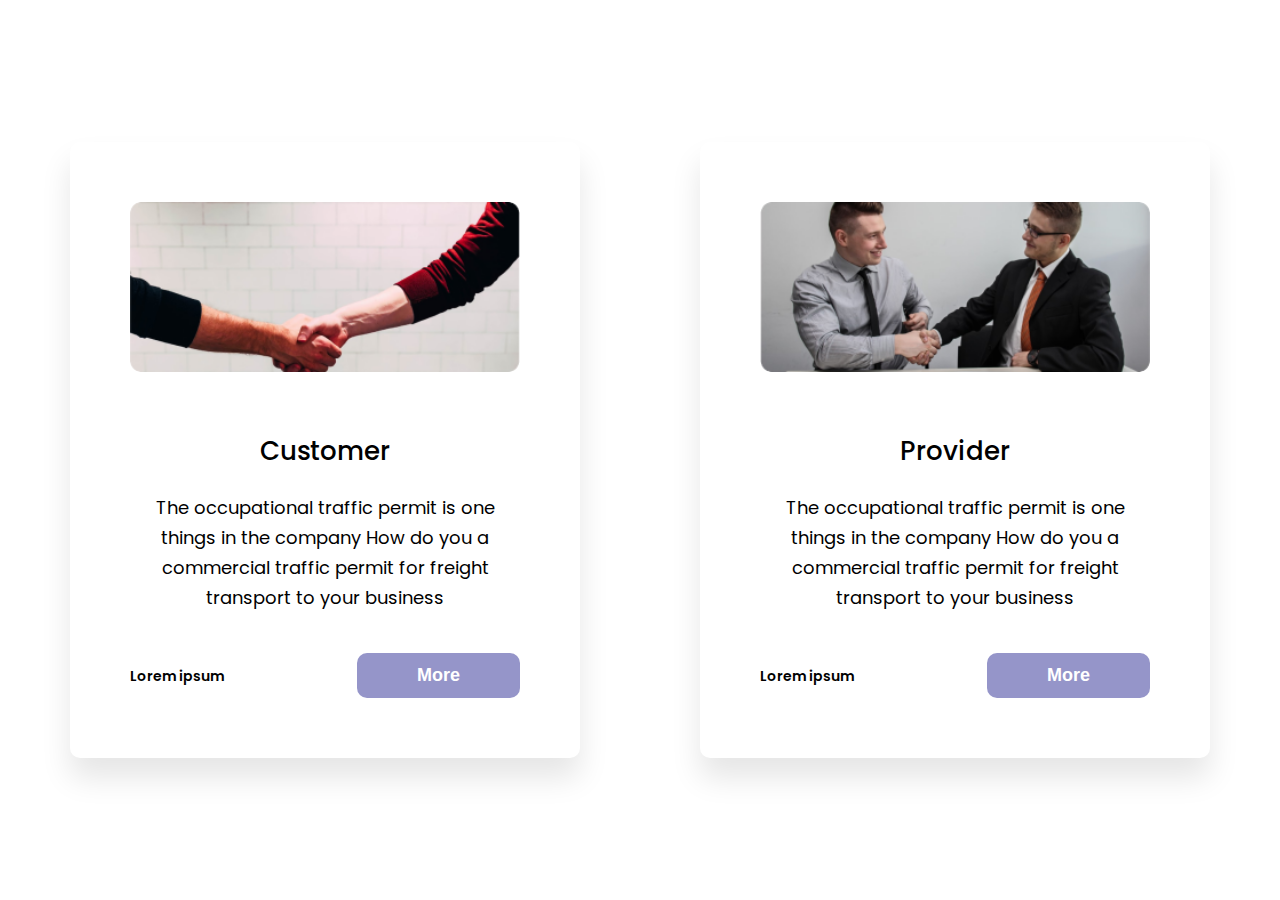
<file: css/flexbox/index.html>
<!DOCTYPE html>
<html lang="en">
<head>
    <meta charset="UTF-8">
    <meta name="viewport" content="width=device-width, initial-scale=1.0">
    <title>Document</title>
    <link rel="stylesheet" href="./styles.css">
    <link href="https://fonts.googleapis.com/css2?family=Poppins:wght@400;500;600&display=swap" rel="stylesheet">
</head>
<body>
    <div class="container">
        <div class="row">
            <div class="col">
                <div class="card">
                    <img class="card__image" src="./customer.png">
                    <div class="card__title">Customer</div>
                    <div class="card__content">The occupational traffic permit is one things in the company How do you a commercial traffic permit for freight transport to your business</div>
                    <div class="row-card">
                        <div class="col-card">
                            <a class="card__link" href="#lorem">Lorem ipsum</a>
                        </div>
                        <div class="col-card">
                            <button class="card__button">More</button>
                        </div>
                    </div>
                </div>
            </div>
            <div class="col">
                <div class="card">
                    <img class="card__image" src="./provider.png">
                    <div class="card__title">Provider</div>
                    <div class="card__content">The occupational traffic permit is one things in the company How do you a commercial traffic permit for freight transport to your business</div>
                    <div class="row-card">
                        <div class="col-card">
                            <a class="card__link" href="#lorem">Lorem ipsum</a>
                        </div>
                        <div class="col-card">
                            <button class="card__button">More</button>
                        </div>
                    </div>
                </div>
            </div>
        </div>
    </div>
</body>
</html>
</file>
<file: css/flexbox/styles.css>
body {
    font-family: 'Poppins', sans-serif;
    box-sizing: border-box;
    margin: 0;
}

.container {
    max-width: 1140px; 
    margin: auto;
}

.row {
    display: flex;
    margin: 0px -60px;
    align-items: center;
    height: 100vh;
}

.row-card {
    display: flex;
    justify-content: space-between;
    align-items: center;
    margin: 0px -30px;
}

.col-card {
    padding: 0px 30px;
}

.col {
    padding: 0px 60px;
}

.card {
    background: #FFFFFF;
    box-shadow: 0px 20px 30px rgba(0, 0, 0, 0.1);
    border-radius: 10px;
    padding: 60px;
}

.card__image {
    border-radius: 10px;
    width: 100%;
}

.card__content {
    font-style: normal;
    font-weight: normal;
    font-size: 18px;
    line-height: 30px;
    text-align: center;
    margin-bottom: 40px;
}

.card__title {
    font-weight: 500;
    font-size: 26px;
    text-align: center;
    margin-top: 53px;
    margin-bottom: 22px;
}

.card__button {
    background: #9595C9;
    border-radius: 10px;
    color: #FFFFFF;
    border: 0;
    cursor: pointer;
    padding: 9px 60px;
    font-weight: 600;
    font-size: 18px;
    line-height: 27px;
}

.card__button:focus {
    outline: 0;
}

.card__link {
    font-weight: 600;
    font-size: 14px;
    text-decoration: none;
    color: #000;
}
</file>
